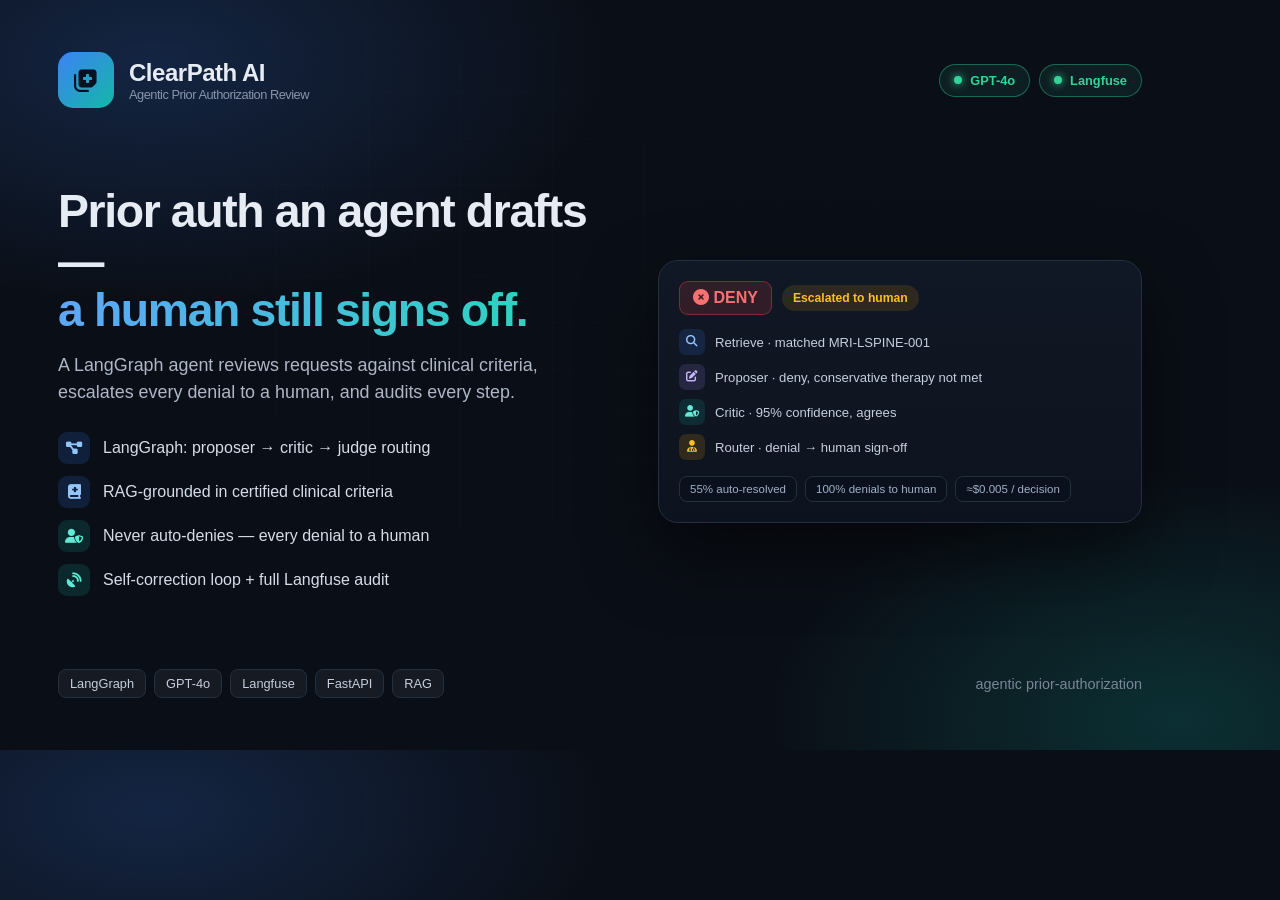
<file: docs/thumb.html>
<!doctype html><html><head><meta charset="utf-8"/>
<link rel="stylesheet" href="https://cdnjs.cloudflare.com/ajax/libs/font-awesome/6.5.1/css/all.min.css"/>
<style>
*{margin:0;padding:0;box-sizing:border-box;font-family:-apple-system,'Segoe UI',Inter,sans-serif}
body{width:1200px;height:750px;overflow:hidden;position:relative;color:#e7ecf4;
background:radial-gradient(60% 55% at 12% 8%,rgba(59,130,246,.20),transparent 60%),
           radial-gradient(55% 55% at 92% 96%,rgba(20,184,166,.20),transparent 60%),#0a0e16}
.grid{position:absolute;inset:0;opacity:.26;
background-image:linear-gradient(rgba(255,255,255,.05) 1px,transparent 1px),linear-gradient(90deg,rgba(255,255,255,.05) 1px,transparent 1px);
background-size:46px 46px;mask-image:radial-gradient(circle at 40% 40%,#000,transparent 80%)}
.wrap{position:relative;padding:52px 58px;height:100%;display:flex;flex-direction:column}
.brand{display:flex;align-items:center;gap:15px;margin-bottom:26px}
.logo{width:56px;height:56px;border-radius:15px;display:grid;place-items:center;background:linear-gradient(135deg,#3b82f6,#14b8a6);color:#04121f;font-size:1.5rem}
.brand .n{font-size:1.5rem;font-weight:700;letter-spacing:-.02em}
.brand .n small{display:block;font-size:.8rem;font-weight:500;color:#8a95a8}
.badges{margin-left:auto;display:flex;gap:9px}
.bd{display:inline-flex;align-items:center;gap:8px;font-size:.8rem;font-weight:600;color:#34d399;border:1px solid rgba(52,211,153,.4);background:rgba(52,211,153,.09);padding:8px 14px;border-radius:999px}
.bd .dot{width:8px;height:8px;border-radius:50%;background:#34d399;box-shadow:0 0 9px #34d399}
.main{display:flex;gap:40px;flex:1;align-items:center}
.left{width:560px}
.left h1{font-size:2.9rem;line-height:1.07;letter-spacing:-.03em;font-weight:700}
.left h1 .g{background:linear-gradient(120deg,#60a5fa,#2dd4bf);-webkit-background-clip:text;background-clip:text;-webkit-text-fill-color:transparent}
.left .sub{font-size:1.12rem;color:#aeb7c7;margin-top:16px;line-height:1.5}
.feats{margin-top:26px;display:flex;flex-direction:column;gap:12px}
.feat{display:flex;align-items:center;gap:13px;font-size:1rem;color:#d6dde9}
.feat i{width:32px;height:32px;border-radius:9px;display:grid;place-items:center;font-size:.9rem;background:rgba(59,130,246,.16);color:#93c5fd;flex-shrink:0}
.feat.g i{background:rgba(20,184,166,.16);color:#5eead4}
.mock{flex:1;background:linear-gradient(180deg,#111825,#0d131e);border:1px solid #22303f;border-radius:20px;padding:20px;box-shadow:0 30px 70px rgba(0,0,0,.5)}
.dhead{display:flex;align-items:center;gap:10px;flex-wrap:wrap}
.dpill{font-size:1rem;font-weight:700;padding:7px 13px;border-radius:9px;background:rgba(239,68,68,.15);color:#f87171;border:1px solid rgba(239,68,68,.4)}
.route{font-size:.76rem;font-weight:600;padding:6px 11px;border-radius:999px;background:rgba(245,158,11,.13);color:#fbbf24}
.mini{margin-top:14px;display:flex;flex-direction:column;gap:9px}
.mstep{display:flex;align-items:center;gap:10px;font-size:.82rem;color:#c5cede}
.mstep .ic{width:26px;height:26px;border-radius:7px;display:grid;place-items:center;font-size:.72rem;flex-shrink:0}
.i-b{background:rgba(59,130,246,.15);color:#93c5fd}.i-p{background:rgba(167,139,250,.15);color:#c4b5fd}
.i-t{background:rgba(20,184,166,.15);color:#5eead4}.i-a{background:rgba(245,158,11,.15);color:#fbbf24}
.chips{display:flex;gap:8px;margin-top:16px;flex-wrap:wrap}
.chips span{font-size:.72rem;padding:6px 10px;border-radius:8px;background:#0b111c;border:1px solid #22303f;color:#9fb0c8}
.foot{margin-top:20px;display:flex;align-items:center;justify-content:space-between;color:#7b8698;font-size:.9rem}
.stack{display:flex;gap:8px}
.stack span{font-size:.8rem;padding:6px 11px;border-radius:8px;background:rgba(255,255,255,.05);border:1px solid #22303f;color:#c5cede}
</style></head>
<body>
<div class="grid"></div>
<div class="wrap">
  <div class="brand">
    <div class="logo"><i class="fa-solid fa-notes-medical"></i></div>
    <div class="n">ClearPath AI<small>Agentic Prior Authorization Review</small></div>
    <div class="badges"><span class="bd"><span class="dot"></span>GPT-4o</span><span class="bd"><span class="dot"></span>Langfuse</span></div>
  </div>
  <div class="main">
    <div class="left">
      <h1>Prior auth an agent drafts —<br/><span class="g">a human still signs off.</span></h1>
      <div class="sub">A LangGraph agent reviews requests against clinical criteria, escalates every denial to a human, and audits every step.</div>
      <div class="feats">
        <div class="feat"><i class="fa-solid fa-diagram-project"></i> LangGraph: proposer → critic → judge routing</div>
        <div class="feat"><i class="fa-solid fa-book-medical"></i> RAG-grounded in certified clinical criteria</div>
        <div class="feat g"><i class="fa-solid fa-user-shield"></i> Never auto-denies — every denial to a human</div>
        <div class="feat g"><i class="fa-solid fa-satellite-dish"></i> Self-correction loop + full Langfuse audit</div>
      </div>
    </div>
    <div class="mock">
      <div class="dhead"><span class="dpill"><i class="fa-solid fa-circle-xmark"></i> DENY</span>
        <span class="route">Escalated to human</span></div>
      <div class="mini">
        <div class="mstep"><span class="ic i-b"><i class="fa-solid fa-magnifying-glass"></i></span> Retrieve · matched MRI-LSPINE-001</div>
        <div class="mstep"><span class="ic i-p"><i class="fa-solid fa-pen-to-square"></i></span> Proposer · deny, conservative therapy not met</div>
        <div class="mstep"><span class="ic i-t"><i class="fa-solid fa-user-shield"></i></span> Critic · 95% confidence, agrees</div>
        <div class="mstep"><span class="ic i-a"><i class="fa-solid fa-user-doctor"></i></span> Router · denial → human sign-off</div>
      </div>
      <div class="chips"><span>55% auto-resolved</span><span>100% denials to human</span><span>≈$0.005 / decision</span></div>
    </div>
  </div>
  <div class="foot">
    <div class="stack"><span>LangGraph</span><span>GPT-4o</span><span>Langfuse</span><span>FastAPI</span><span>RAG</span></div>
    <span>agentic prior-authorization</span>
  </div>
</div>
</body></html>
</file>
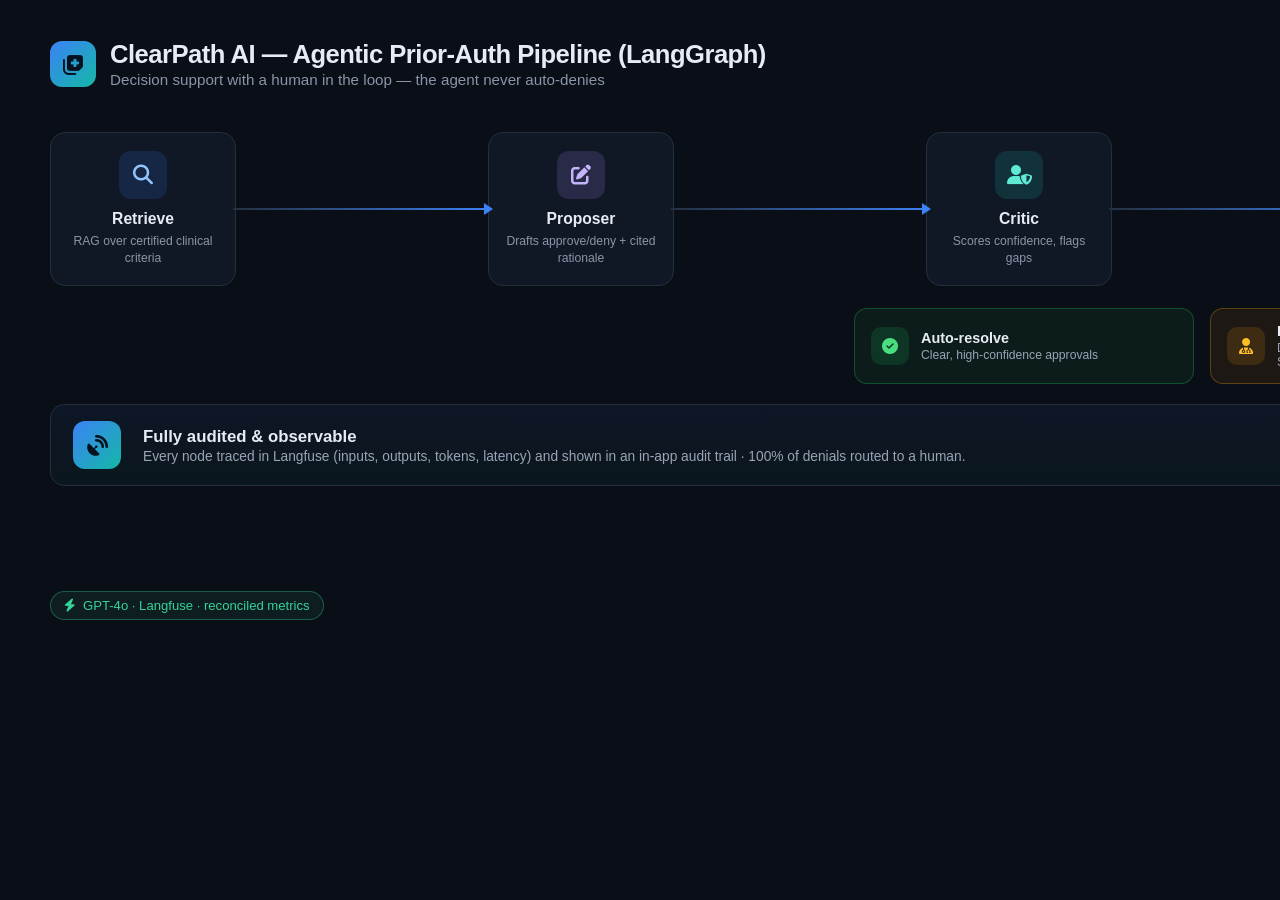
<file: docs/workflow.html>
<!doctype html><html><head><meta charset="utf-8"/>
<link rel="stylesheet" href="https://cdnjs.cloudflare.com/ajax/libs/font-awesome/6.5.1/css/all.min.css"/>
<style>
*{margin:0;padding:0;box-sizing:border-box;font-family:-apple-system,'Segoe UI',Inter,sans-serif}
body{background:#0a0e16;color:#e7ecf4;width:1600px;height:640px;overflow:hidden;position:relative}
.wrap{padding:40px 50px}
.head{display:flex;align-items:center;gap:14px;margin-bottom:4px}
.logo{width:46px;height:46px;border-radius:12px;display:grid;place-items:center;background:linear-gradient(135deg,#3b82f6,#14b8a6);color:#04121f;font-size:1.3rem}
.head h1{font-size:1.6rem;letter-spacing:-.02em}
.head p{color:#8a95a8;font-size:.95rem;margin-top:2px}
.flow{display:flex;align-items:center;justify-content:space-between;margin-top:44px}
.node{width:186px;background:#111825;border:1px solid #22303f;border-radius:15px;padding:18px 14px;text-align:center}
.node .ic{width:48px;height:48px;border-radius:12px;display:grid;place-items:center;margin:0 auto 11px;font-size:1.25rem}
.node h3{font-size:.98rem;margin-bottom:5px}
.node p{font-size:.76rem;color:#8a95a8;line-height:1.4}
.arrow{flex:1;height:2px;background:linear-gradient(90deg,#243040,#3b82f6);position:relative;margin:0 -3px}
.arrow::after{content:'';position:absolute;right:-2px;top:-5px;border-left:9px solid #3b82f6;border-top:6px solid transparent;border-bottom:6px solid transparent}
.c-b{background:rgba(59,130,246,.15);color:#93c5fd}.c-p{background:rgba(167,139,250,.16);color:#c4b5fd}
.c-t{background:rgba(20,184,166,.16);color:#5eead4}.c-a{background:rgba(245,158,11,.15);color:#fbbf24}.c-g{background:rgba(34,197,94,.15);color:#4ade80}
.split{display:flex;gap:16px;justify-content:flex-end;margin-top:22px}
.branch{width:340px;border-radius:13px;padding:14px 16px;display:flex;align-items:center;gap:12px}
.branch.auto{background:rgba(34,197,94,.08);border:1px solid rgba(34,197,94,.3)}
.branch.human{background:rgba(245,158,11,.08);border:1px solid rgba(245,158,11,.3)}
.branch .bi{width:38px;height:38px;border-radius:10px;display:grid;place-items:center;font-size:1rem;flex-shrink:0}
.branch h4{font-size:.9rem}.branch p{font-size:.76rem;color:#9aa4b6;margin-top:2px}
.govern{margin-top:20px;background:linear-gradient(180deg,rgba(59,130,246,.07),rgba(20,184,166,.05));border:1px solid #22303f;border-radius:14px;padding:16px 22px;display:flex;align-items:center;gap:22px}
.govern .gic{width:48px;height:48px;border-radius:12px;display:grid;place-items:center;font-size:1.3rem;background:linear-gradient(135deg,#3b82f6,#14b8a6);color:#04121f;flex-shrink:0}
.govern h3{font-size:1.05rem;margin-bottom:2px}.govern p{color:#9aa4b6;font-size:.86rem}
.foot{position:absolute;bottom:20px;left:50px;right:50px;display:flex;justify-content:space-between;color:#6b7688;font-size:.84rem}
.badge{display:inline-flex;align-items:center;gap:8px;font-size:.82rem;color:#34d399;border:1px solid rgba(52,211,153,.35);background:rgba(52,211,153,.08);padding:6px 13px;border-radius:999px}
</style></head>
<body><div class="wrap">
  <div class="head">
    <div class="logo"><i class="fa-solid fa-notes-medical"></i></div>
    <div><h1>ClearPath AI — Agentic Prior-Auth Pipeline (LangGraph)</h1>
    <p>Decision support with a human in the loop — the agent never auto-denies</p></div>
  </div>
  <div class="flow">
    <div class="node"><div class="ic c-b"><i class="fa-solid fa-magnifying-glass"></i></div>
      <h3>Retrieve</h3><p>RAG over certified clinical criteria</p></div>
    <div class="arrow"></div>
    <div class="node"><div class="ic c-p"><i class="fa-solid fa-pen-to-square"></i></div>
      <h3>Proposer</h3><p>Drafts approve/deny + cited rationale</p></div>
    <div class="arrow"></div>
    <div class="node"><div class="ic c-t"><i class="fa-solid fa-user-shield"></i></div>
      <h3>Critic</h3><p>Scores confidence, flags gaps</p></div>
    <div class="arrow"></div>
    <div class="node"><div class="ic c-a"><i class="fa-solid fa-code-branch"></i></div>
      <h3>Router (Judge)</h3><p>Auto-resolve or escalate</p></div>
  </div>
  <div class="split">
    <div class="branch auto"><div class="bi c-g"><i class="fa-solid fa-circle-check"></i></div>
      <div><h4>Auto-resolve</h4><p>Clear, high-confidence approvals</p></div></div>
    <div class="branch human"><div class="bi c-a"><i class="fa-solid fa-user-doctor"></i></div>
      <div><h4>Human review + self-correction</h4><p>Denials & low confidence → Approve / Deny / Send Back (re-runs with notes)</p></div></div>
  </div>
  <div class="govern">
    <div class="gic"><i class="fa-solid fa-satellite-dish"></i></div>
    <div><h3>Fully audited & observable</h3>
      <p>Every node traced in Langfuse (inputs, outputs, tokens, latency) and shown in an in-app audit trail · 100% of denials routed to a human.</p></div>
  </div>
  <div class="foot">
    <span class="badge"><i class="fa-solid fa-bolt"></i> GPT-4o · Langfuse · reconciled metrics</span>
    <span>LangGraph · GPT-4o · FastAPI · RAG</span>
  </div>
</div></body></html>
</file>
